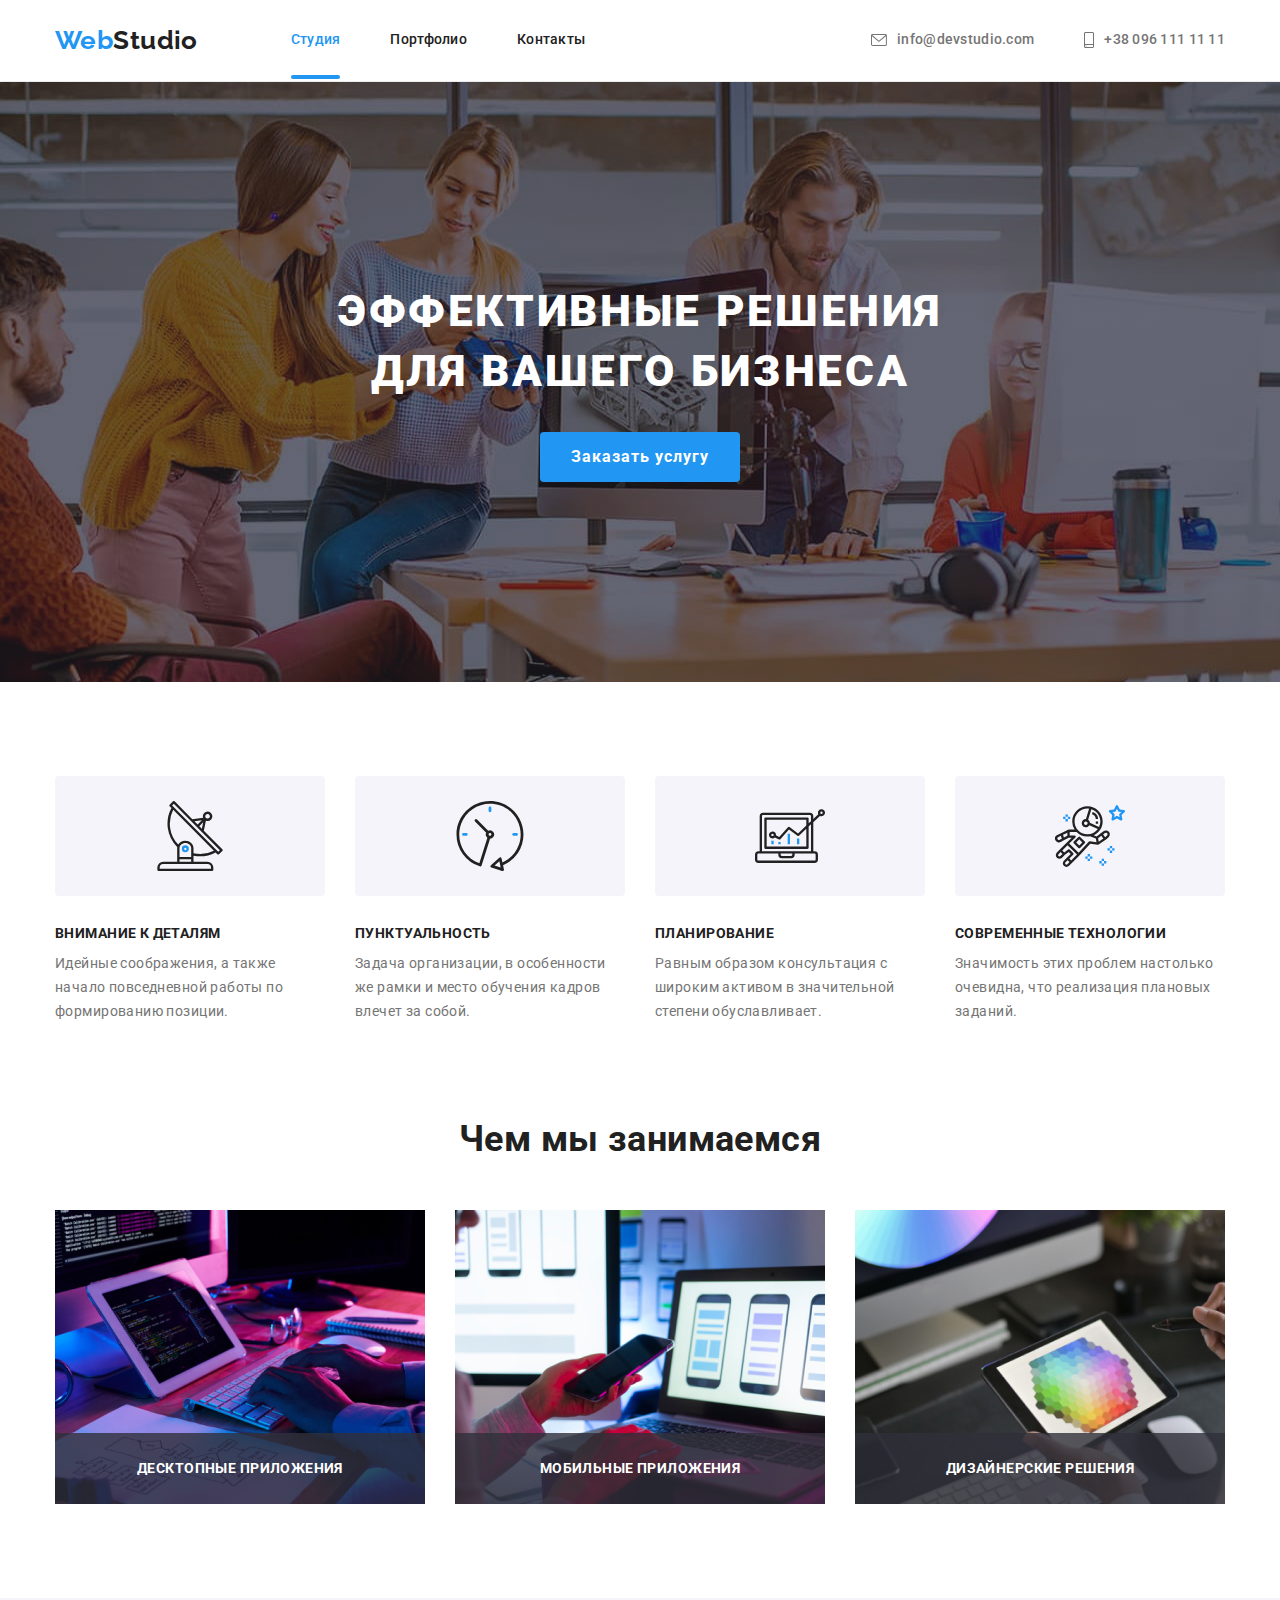
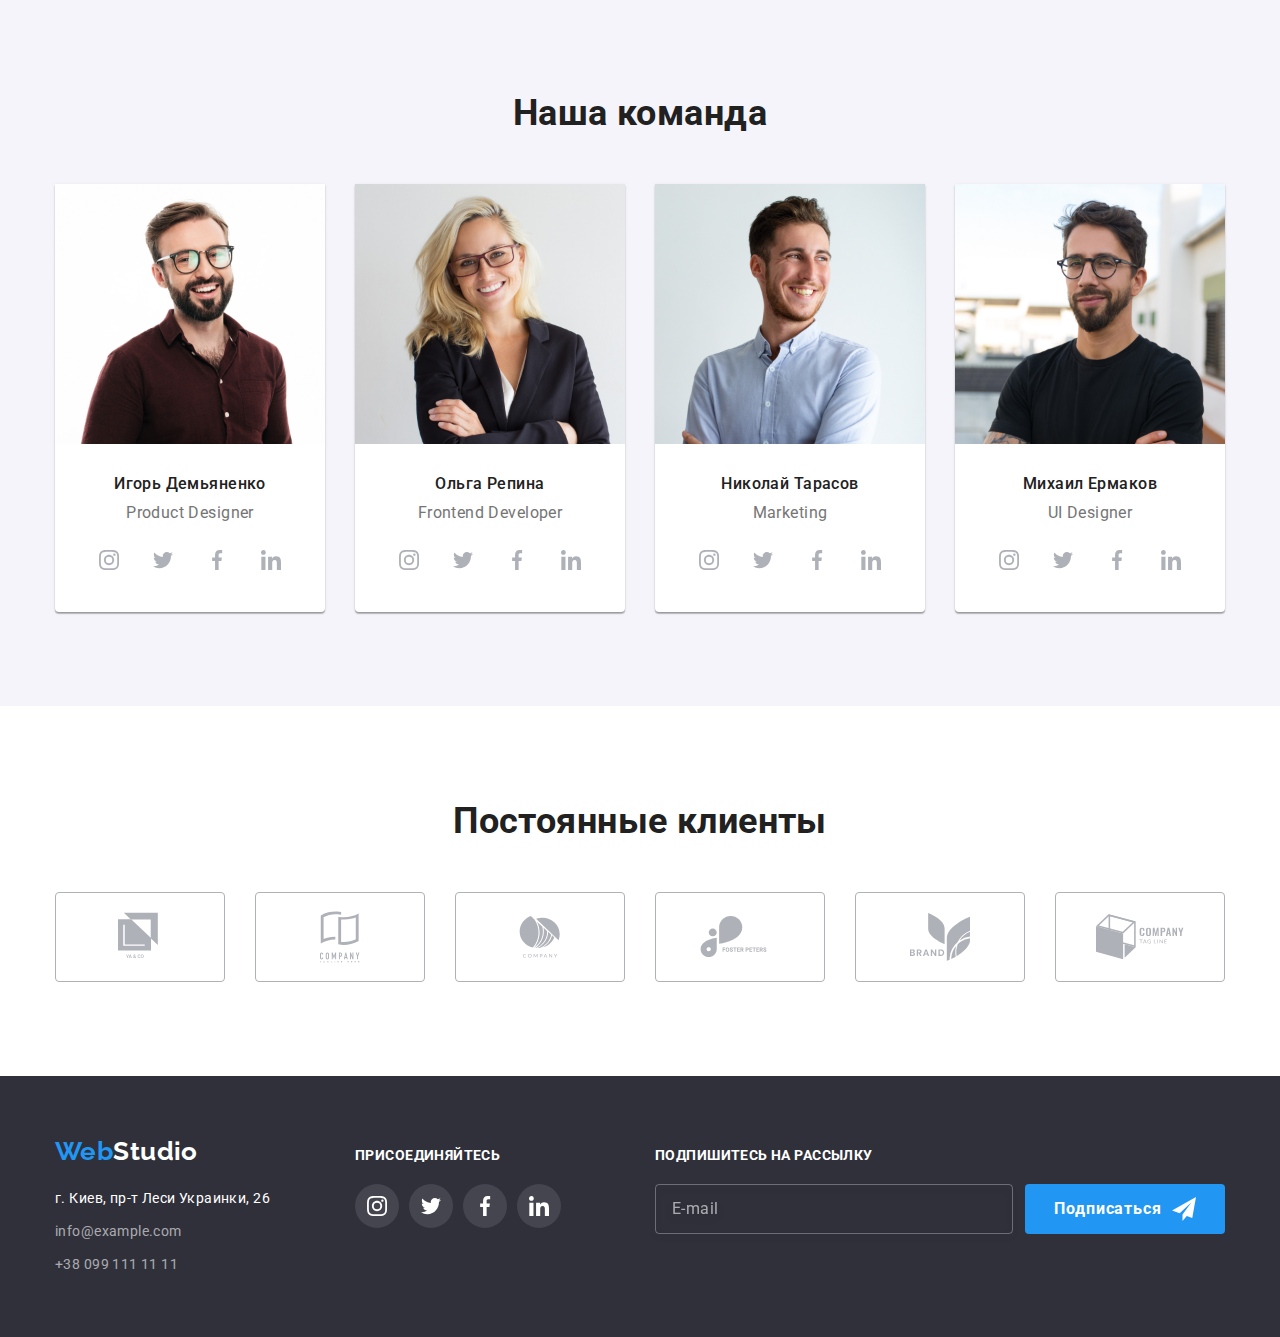
<file: index.html>
<!DOCTYPE html>
<html lang="ru">

<head>
  <meta charset="UTF-8">
  <meta name="viewport" content="width=device-width, initial-scale=1.0">
  <title>Студия</title>
  <link href="https://fonts.googleapis.com/css2?family=Raleway:wght@700&family=Roboto:wght@400;500;700;900&display=swap"
    rel="stylesheet">
  <link rel="stylesheet" href="https://cdnjs.cloudflare.com/ajax/libs/modern-normalize/1.0.0/modern-normalize.min.css">
  <link rel="stylesheet" href="./css/style.css">
</head>

<body>
  <!-- Header -->
  <header class="header">
    <div class="container">
      <nav class="nav">
        <a href="./index.html" class="logo link"><span>Web</span>Studio</a>
        <ul class="site-nav list">
          <li class="item"><a href="./index.html" class="link current">Студия</a></li>
          <li class="item"><a href="./portfolio.html" class="link">Портфолио</a></li>
          <li class="item"><a href="#contacts-section" class="link">Контакты</a></li>
        </ul>
      </nav>

      <ul class="contacts list">
        <li class="item">
          <a href="mailto:info@devstudio.com" class="contacts-link link">
            <svg class="icon" width="16" height="12">
              <use href="./image/sprite.svg#icon-envelope"></use>
            </svg>
            info&commat;devstudio.com</a></li>

        <li class="item">
          <a href="tel:+380961111111" class="contacts-link link">
            <svg class="icon" width="10" height="16">
              <use href="./image/sprite.svg#icon-smartphone"></use>
            </svg>
            +38 096 111 11 11</a></li>
      </ul>
    </div>
  </header>

  <!-- Main -->

  <main>
    <section class="hero">
      <div class="container">
        <h1 class="hero-title">Эффективные решения <br>
          для вашего бизнеса</h1>

        <button type="button" class="button" data-modal-open>Заказать услугу</button>
      </div>
    </section>

    <!-- Features -->
    <section class="section">
      <div class="container">

        <!-- Hidden title -->
        <h2 class="section-title visually-hidden">Преимущества</h2>

        <ul class="feature-list list">
          <li class="item">
            <div class="icon-box">
              <svg class="icon" width="70" height="70">
                <use href="./image/sprite.svg#icon-antenna"></use>
              </svg>
            </div>
            <h3 class="title">Внимание к деталям</h3>
            <p class="text">Идейные соображения, а также начало повседневной работы по формированию позиции.</p>
          </li>
          <li class="item">
            <div class="icon-box">
              <svg class="icon" width="70" height="70">
                <use href="./image/sprite.svg#icon-clock"></use>
              </svg>
            </div>
            <h3 class="title">Пунктуальность</h3>
            <p class="text">Задача организации, в особенности же рамки и место обучения кадров влечет за собой.</p>
          </li>
          <li class="item">
            <div class="icon-box">
              <svg class="icon" width="70" height="70">
                <use href="./image/sprite.svg#icon-diagram"></use>
              </svg>
            </div>
            <h3 class="title">Планирование</h3>
            <p class="text">Равным образом консультация с широким активом в значительной степени обуславливает.</p>
          </li>
          <li class="item">
            <div class="icon-box">
              <svg class="icon" width="70" height="70">
                <use href="./image/sprite.svg#icon-astronaut"></use>
              </svg>
            </div>
            <h3 class="title">Современные технологии</h3>
            <p class="text">Значимость этих проблем настолько очевидна, что реализация плановых заданий.</p>
          </li>
        </ul>
      </div>
    </section>

    <!-- What we do -->

    <section class="section padding-bottom">
      <div class="container">
        <h2 class="section-title">Чем мы занимаемся</h2>
        <ul class="work-list list">
          <li class="item">
            <div class="work-case">
              <img src="./image/img1.jpg" alt="Программист за работой" width="370" class="image">
              <p class="label">Десктопные приложения</p>
            </div>
          </li>

          <li class="item">
            <div class="work-case">
              <img src="./image/img2.jpg" alt="Программист разрабатывает приложения" width="370" class="image">
              <p class="label">Мобильные приложения</p>
            </div>
          </li>
          <li class="item">
            <div class="work-case">
              <img src="./image/img3.jpg" alt="Веб-дизайнер работает на планшете" width="370" class="image">
              <p class="label">Дизайнерские решения</p>
            </div>
          </li>
        </ul>
      </div>
    </section>

    <!-- Team -->

    <section class="section team">
      <div class="container">
        <h2 class="section-title">Наша команда</h2>
        <ul class="team-list list">
          <li class="item">
            <img class="image" src="./image/img4.jpg" alt="Бородатый мужчина в очках" width="270">
            <h3 class="title">Игорь Демьяненко</h3>
            <p class="position">Product Designer</p>
            <ul class="social-list list">
              <li class="social-item">
                <a href="#" class="social-link link">
                  <svg class="icon" width="20" height="20">
                    <use href="./image/sprite.svg#icon-instagram"></use>
                  </svg>
                </a>
              </li>
              <li class="social-item">
                <a href="#" class="social-link link">
                  <svg class="icon" width="20" height="20">
                    <use href="./image/sprite.svg#icon-twitter"></use>
                  </svg>
                </a>
              </li>
              <li class="social-item">
                <a href="#" class="social-link link">
                  <svg class="icon" width="20" height="20">
                    <use href="./image/sprite.svg#icon-facebook"></use>
                  </svg>
                </a>
              </li>
              <li class="social-item">
                <a href="#" class="social-link link">
                  <svg class="icon" width="20" height="20">
                    <use href="./image/sprite.svg#icon-linkedin"></use>
                  </svg>
                </a>
              </li>
            </ul>
          </li>
          <li class="item">
            <img class="image" src="./image/img5.jpg" alt="Девушка в очках и пиджаке улыбается" width="270">
            <h3 class="title">Ольга Репина</h3>
            <p class="position">Frontend Developer</p>
            <ul class="social-list list">
              <li class="social-item">
                <a href="#" class="social-link link">
                  <svg class="icon" width="20" height="20">
                    <use href="./image/sprite.svg#icon-instagram"></use>
                  </svg>
                </a>
              </li>
              <li class="social-item">
                <a href="#" class="social-link link">
                  <svg class="icon" width="20" height="20">
                    <use href="./image/sprite.svg#icon-twitter"></use>
                  </svg>
                </a>
              </li>
              <li class="social-item">
                <a href="#" class="social-link link">
                  <svg class="icon" width="20" height="20">
                    <use href="./image/sprite.svg#icon-facebook"></use>
                  </svg>
                </a>
              </li>
              <li class="social-item">
                <a href="#" class="social-link link">
                  <svg class="icon" width="20" height="20">
                    <use href="./image/sprite.svg#icon-linkedin"></use>
                  </svg>
                </a>
              </li>
            </ul>
          </li>
          <li class="item">
            <img class="image" src="./image/img6.jpg" alt="Улыбающийся ужчина в светлой рубашке" width="270">
            <h3 class="title">Николай Тарасов</h3>
            <p class="position">Marketing</p>
            <ul class="social-list list">
              <li class="social-item">
                <a href="#" class="social-link link">
                  <svg class="icon" width="20" height="20">
                    <use href="./image/sprite.svg#icon-instagram"></use>
                  </svg>
                </a>
              </li>
              <li class="social-item">
                <a href="#" class="social-link link">
                  <svg class="icon" width="20" height="20">
                    <use href="./image/sprite.svg#icon-twitter"></use>
                  </svg>
                </a>
              </li>
              <li class="social-item">
                <a href="#" class="social-link link">
                  <svg class="icon" width="20" height="20">
                    <use href="./image/sprite.svg#icon-facebook"></use>
                  </svg>
                </a>
              </li>
              <li class="social-item">
                <a href="#" class="social-link link">
                  <svg class="icon" width="20" height="20">
                    <use href="./image/sprite.svg#icon-linkedin"></use>
                  </svg>
                </a>
              </li>
            </ul>
          </li>
          <li class="item">
            <img class="image" src="./image/img7.jpg" alt="Бородатый мужчина в черной футюолке и очках" width="270">
            <h3 class="title">Михаил Ермаков</h3>
            <p class="position">UI Designer</p>
            <ul class="social-list list">
              <li class="social-item">
                <a href="#" class="social-link link">
                  <svg class="icon" width="20" height="20">
                    <use href="./image/sprite.svg#icon-instagram"></use>
                  </svg>
                </a>
              </li>
              <li class="social-item">
                <a href="#" class="social-link link">
                  <svg class="icon" width="20" height="20">
                    <use href="./image/sprite.svg#icon-twitter"></use>
                  </svg>
                </a>
              </li>
              <li class="social-item">
                <a href="#" class="social-link link">
                  <svg class="icon" width="20" height="20">
                    <use href="./image/sprite.svg#icon-facebook"></use>
                  </svg>
                </a>
              </li>
              <li class="social-item">
                <a href="#" class="social-link link">
                  <svg class="icon" width="20" height="20">
                    <use href="./image/sprite.svg#icon-linkedin"></use>
                  </svg>
                </a>
              </li>
            </ul>
          </li>
        </ul>
      </div>
    </section>

    <!-- Client's -->

    <section class="section clients">
      <div class="container">
        <h2 class="section-title">Постоянные клиенты</h2>

        <ul class="clients-list list">
          <li class="item">
            <a href="#" class="clients-link link">
              <svg class="icon" width="44" height="50">
                <use href="./image/sprite.svg#icon-ya"></use>
              </svg>
            </a>
          </li>
          <li class="item">
            <a href="#" class="clients-link link">
              <svg class="icon" width="40" height="52">
                <use href="./image/sprite.svg#icon-company"></use>
              </svg>
            </a>
          </li>
          <li class="item">
            <a href="#" class="clients-link link">
              <svg class="icon" width="42" height="42">
                <use href="./image/sprite.svg#icon-company2"></use>
              </svg>
            </a>
          </li>
          <li class="item">
            <a href="#" class="clients-link link">
              <svg class="icon" width="80" height="42">
                <use href="./image/sprite.svg#icon-foster"></use>
              </svg>
            </a>
          </li>
          <li class="item">
            <a href="#" class="clients-link link">
              <svg class="icon" width="60" height="48">
                <use href="./image/sprite.svg#icon-brand"></use>
              </svg>
            </a>
          </li>
          <li class="item">
            <a href="#" class="clients-link link">
              <svg class="icon" width="88" height="46">
                <use href="./image/sprite.svg#icon-company3"></use>
              </svg>
            </a>
          </li>
        </ul>
      </div>
    </section>
  </main>

  <!-- Footer -->

  <footer id="contacts-section" class="footer">
    <div class="container">
      <div class="logo-address">
        <a href="./index.html" class="logo link"><span>Web</span>Studio</a>

        <address class="address">
          <span class="map">г. Киев, пр-т Леси Украинки, 26</span>
          <ul class="list">
            <li class="item"><a href="mailto:info@example.com" class="link">info&commat;example.com</a></li>
            <li class="item"><a href="tel:+380991111111" class="link">+38 099 111 11 11</a></li>
          </ul>
        </address>
      </div>

      <div class="social">
        <b class="text">Присоединяйтесь</b>

        <ul class="social-list list">
          <li class="social-item">
            <a href="#" class="social-link footer-social link">
              <svg class="icon" width="20" height="20">
                <use href="./image/sprite.svg#icon-instagram"></use>
              </svg>
            </a>
          </li>
          <li class="social-item">
            <a href="#" class="social-link footer-social link">
              <svg class="icon" width="20" height="20">
                <use href="./image/sprite.svg#icon-twitter"></use>
              </svg>
            </a>
          </li>
          <li class="social-item">
            <a href="#" class="social-link footer-social link">
              <svg class="icon" width="20" height="20">
                <use href="./image/sprite.svg#icon-facebook"></use>
              </svg>
            </a>
          </li>
          <li class="social-item">
            <a href="#" class="social-link footer-social link">
              <svg class="icon" width="20" height="20">
                <use href="./image/sprite.svg#icon-linkedin"></use>
              </svg>
            </a>
          </li>
        </ul>
      </div>

      <form class="footer-form">
        <b class="text">Подпишитесь на рассылку</b>
        <div role="group" class="form-group">
          <input type="email" name="mail" placeholder="E-mail" class="input">
          <button type="submit" class="button send-button">Подписаться
            <svg class="icon">
              <use href="./image/sprite2.svg#icon-send"></use>
            </svg>
          </button>
        </div>
      </form>
    </div>
  </footer>

  <div class="backdrop is-hidden" data-modal>
    <div class="modal">
      <button type="button" class="close-btn" data-modal-close>
        <svg class="icon-close">
          <use href="./image/sprite2.svg#icon-close"></use>
        </svg>
      </button>

      <form class="form">
        <b class="form-title">Оставьте свои данные, мы вам перезвоним</b>

        <ul class="form-list list">

          <li class="item">
            <label class="form-field">
              <span class="form-label">Имя</span>
              <input type="text" name="name" class="input">
              <svg class="icon">
                <use href="./image/sprite2.svg#icon-name"></use>
              </svg>
            </label>
          </li>

          <li class="item">
            <label class="form-field">
              <span class="form-label">Телефон</span>
              <input type="tel" name="tel" class="input">
              <svg class="icon">
                <use href="./image/sprite2.svg#icon-tel"></use>
              </svg>
            </label>
          </li>

          <li class="form-field">
            <label class="form-field">
              <span class="form-label">Почта</span>
              <input type="email" class="input">
              <svg class="icon">
                <use href="./image/sprite2.svg#icon-mail"></use>
              </svg>
            </label>
          </li>
        </ul>

        <label class="form-field comment">
          <span class="form-label">Комментарий</span>
          <textarea name="comment" placeholder="Введите текст" class="textarea input"></textarea>
        </label>
        <label class="checkbox-field">
          <input type="checkbox" name="licence" value="licence" class="checkbox-input">
          <span class="checkbox-label">Соглашаюсь с рассылкой и принимаю &nbsp;
            <a href="#" class="licence-link">Условия договора</a>
          </span>
        </label>

        <button type="submit" class="button modal-button">Отправить</button>
      </form>
    </div>
  </div>

  <script src="./js/modal.js"></script>

</body>

</html>
</file>
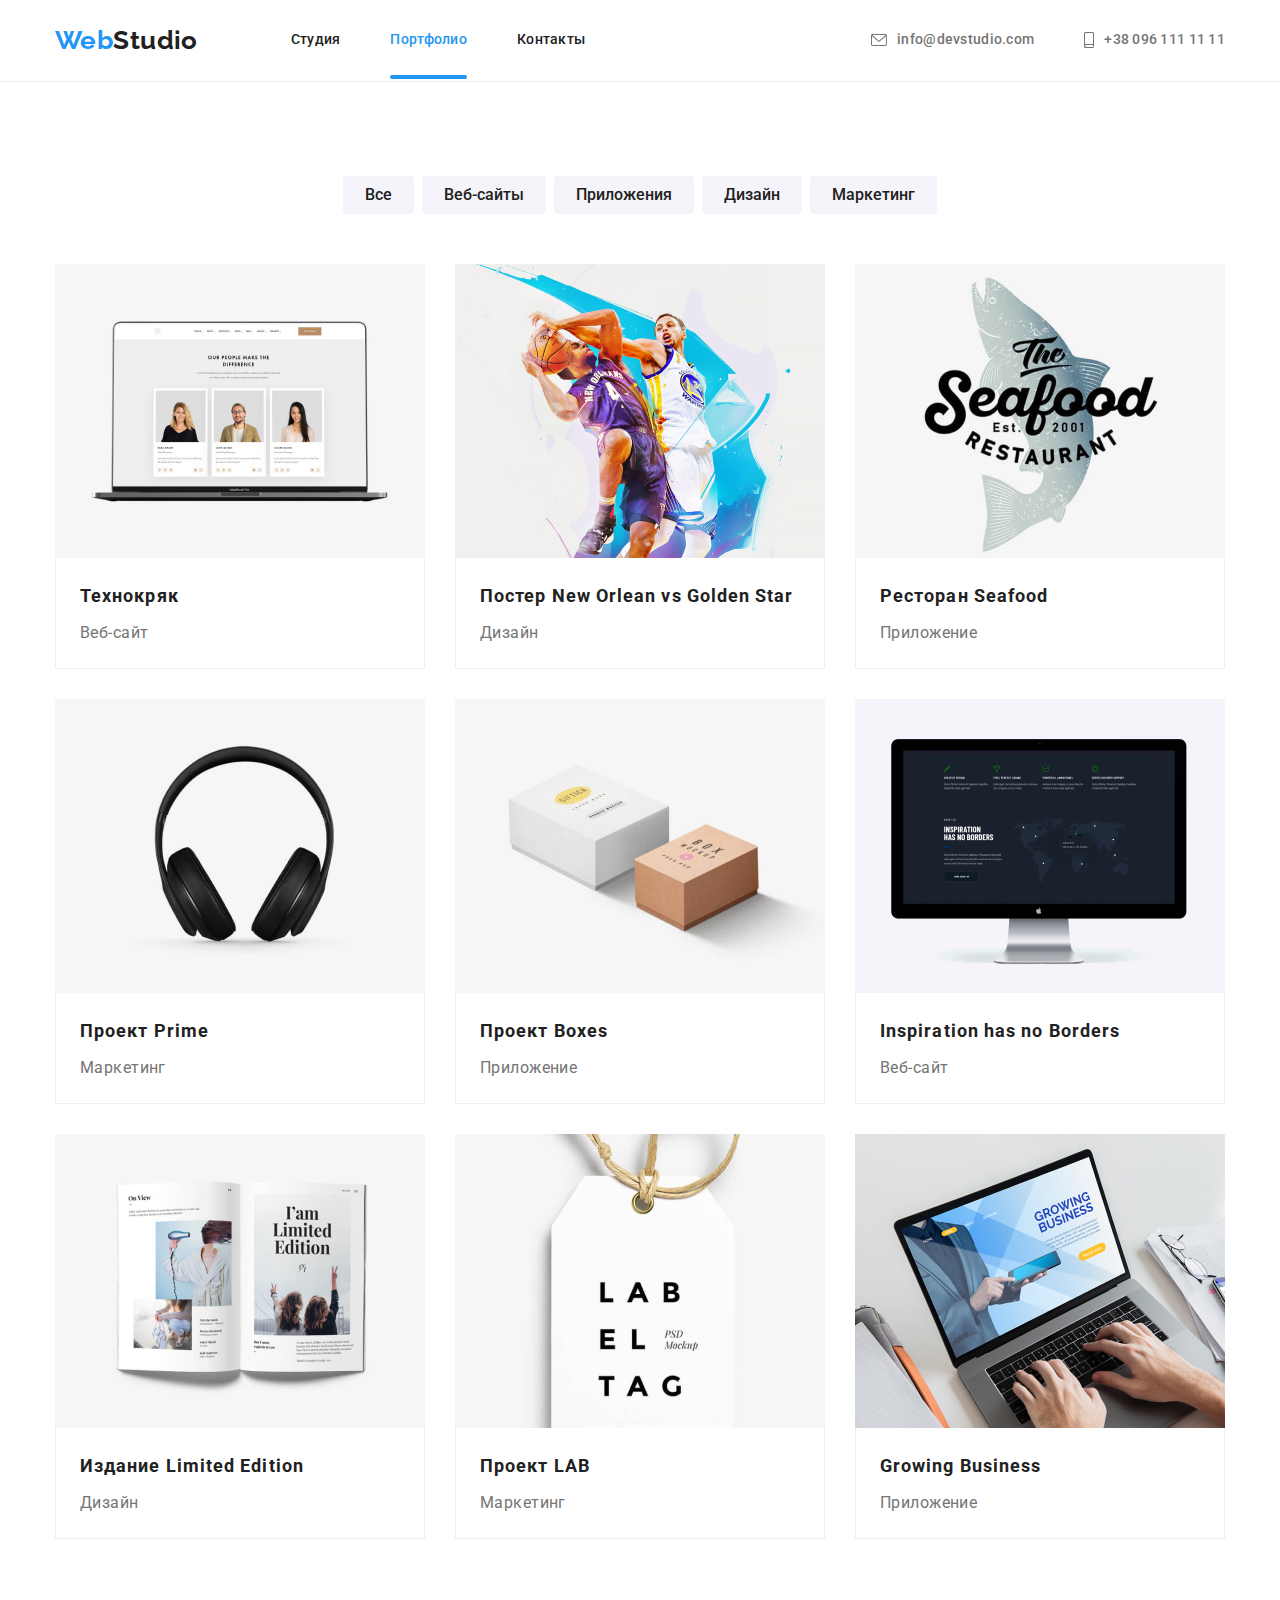
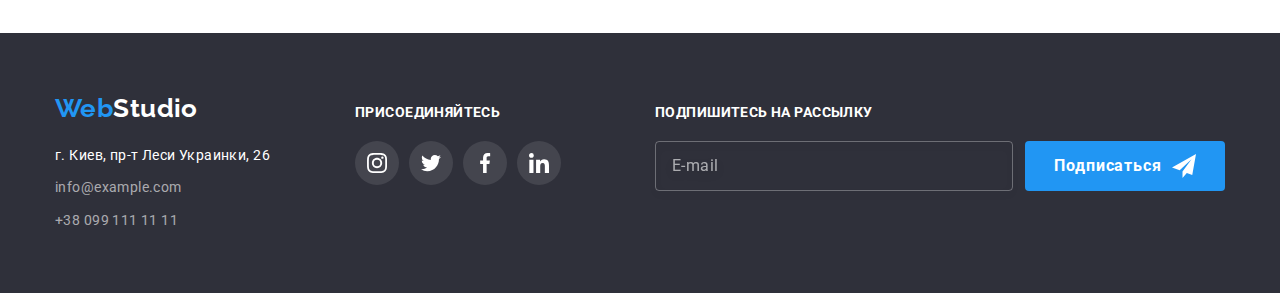
<file: portfolio.html>
<!DOCTYPE html>
<html lang="ru">

<head>
    <meta charset="UTF-8">
    <meta name="viewport" content="width=device-width, initial-scale=1.0">
    <title>Портфолио</title>
    <link
        href="https://fonts.googleapis.com/css2?family=Raleway:wght@700&family=Roboto:wght@400;500;700;900&display=swap"
        rel="stylesheet">
    <link rel="stylesheet"
        href="https://cdnjs.cloudflare.com/ajax/libs/modern-normalize/1.0.0/modern-normalize.min.css">
    <link rel="stylesheet" href="./css/style.css">
</head>

<body>
    <!-- Header -->
    <header class="header">
        <div class="container">
            <nav class="nav">
                <a href="./index.html" class="logo link"><span>Web</span>Studio</a>
                <ul class="site-nav list">
                    <li class="item"><a href="./index.html" class="link">Студия</a></li>
                    <li class="item"><a href="./portfolio.html" class="link current">Портфолио</a></li>
                    <li class="item"><a href="#contacts-section" class="link">Контакты</a></li>
                </ul>
            </nav>

            <ul class="contacts list">
                <li class="item"><a href="mailto:info@devstudio.com" class="contacts-link link">
                        <svg class="icon" width="16" height="12">
                            <use href="./image/sprite.svg#icon-envelope"></use>
                        </svg>
                        info&commat;devstudio.com</a></li>
                <li class="item"><a href="tel:+380961111111" class="contacts-link link">
                        <svg class="icon" width="10" height="16">
                            <use href="./image/sprite.svg#icon-smartphone"></use>
                        </svg>
                        +38 096 111 11 11</a></li>
            </ul>
        </div>
    </header>


    <main>
        <!--Portfolio-->
        <section class="section">
            <div class="container">

                <!--Hidden title-->
                <h1 class="section-title visually-hidden">Примеры работ</h1>

                <!--Filters-->
                <ul class="filter-list list">
                    <li class="item"><button type="button" class="filter-btn">Все</button></li>
                    <li class="item"><button type="button" class="filter-btn">Веб-сайты</button></li>
                    <li class="item"><button type="button" class="filter-btn">Приложения</button></li>
                    <li class="item"><button type="button" class="filter-btn">Дизайн</button></li>
                    <li class="item"><button type="button" class="filter-btn">Маркетинг</button></li>
                </ul>

                <!--Gallery-->
                <ul class="gallery-list list">
                    <li class="item">
                        <a href="#" class="link">
                            <div class="gallery-case">
                                <img class="image" src="./image/techno.jpg" alt="Ноутбук" width="370">
                                <div class="gallery-overlay">
                                    <p class="active-text">
                                        Технокряк это современная площадка распространения коронавируса.
                                        Компании используют эту платформу для цифрового
                                        шпионажа и атак на защищённые сервера конкурентов.
                                    </p>
                                </div>
                            </div>
                            <div class="card-content">
                                <h2 class="title">Технокряк</h2>
                                <p class="category">Веб-сайт</p>
                            </div>
                        </a>
                    </li>
                    <li class="item">
                        <a href="#" class="link">
                            <div class="gallery-case">
                                <img class="image" src="./image/basketball.jpg" alt="Игра в баскетболл" width="370">
                                <div class="gallery-overlay">
                                    <p class="active-text">
                                        Технокряк это современная площадка распространения коронавируса.
                                        Компании используют эту платформу для цифрового
                                        шпионажа и атак на защищённые сервера конкурентов.
                                    </p>
                                </div>
                            </div>
                            <div class="card-content">
                                <h2 class="title">Постер New Orlean vs Golden Star</h2>
                                <p class="category">Дизайн</p>
                            </div>
                        </a>
                    </li>
                    <li class="item">
                        <a href="#" class="link">
                            <div class="gallery-case">
                                <img class="image" src="./image/restaurant.jpg" alt="Ресторан Seafood" width="370">
                                <div class="gallery-overlay">
                                    <p class="active-text">
                                        Технокряк это современная площадка распространения коронавируса.
                                        Компании используют эту платформу для цифрового
                                        шпионажа и атак на защищённые сервера конкурентов.
                                    </p>
                                </div>
                            </div>
                            <div class="card-content">
                                <h2 class="title">Ресторан Seafood</h2>
                                <p class="category">Приложение</p>
                            </div>
                        </a>
                    </li>
                    <li class="item">
                        <a href="#" class="link">
                            <div class="gallery-case">
                                <img class="image" src="./image/prime.jpg" alt="Наушники" width="370">
                                <div class="gallery-overlay">
                                    <p class="active-text">
                                        Технокряк это современная площадка распространения коронавируса.
                                        Компании используют эту платформу для цифрового
                                        шпионажа и атак на защищённые сервера конкурентов.
                                    </p>
                                </div>
                            </div>
                            <div class="card-content">
                                <h2 class="title">Проект Prime</h2>
                                <p class="category">Маркетинг</p>
                            </div>
                        </a>
                    </li>
                    <li class="item">
                        <a href="#" class="link">
                            <div class="gallery-case">
                                <img class="image" src="./image/boxes.jpg" alt="Коробки" width="370">
                                <div class="gallery-overlay">
                                    <p class="active-text">
                                        Технокряк это современная площадка распространения коронавируса.
                                        Компании используют эту платформу для цифрового
                                        шпионажа и атак на защищённые сервера конкурентов.
                                    </p>
                                </div>
                            </div>
                            <div class="card-content">
                                <h2 class="title">Проект Boxes</h2>
                                <p class="category">Приложение</p>
                            </div>
                        </a>
                    </li>
                    <li class="item">
                        <a href="#" class="link">
                            <div class="gallery-case">
                                <img class="image" src="./image/inspiration.jpg" alt="iMac" width="370">
                                <div class="gallery-overlay">
                                    <p class="active-text">
                                        Технокряк это современная площадка распространения коронавируса.
                                        Компании используют эту платформу для цифрового
                                        шпионажа и атак на защищённые сервера конкурентов.
                                    </p>
                                </div>
                            </div>
                            <div class="card-content">
                                <h2 class="title">Inspiration has no Borders</h2>
                                <p class="category">Веб-сайт</p>
                            </div>
                        </a>
                    </li>
                    <li class="item">
                        <a href="#" class="link">
                            <div class="gallery-case">
                                <img class="image" src="./image/limited.jpg" alt="Журнал" width="370">
                                <div class="gallery-overlay">
                                    <p class="active-text">
                                        Технокряк это современная площадка распространения коронавируса.
                                        Компании используют эту платформу для цифрового
                                        шпионажа и атак на защищённые сервера конкурентов.
                                    </p>
                                </div>
                            </div>
                            <div class="card-content">
                                <h2 class="title">Издание Limited Edition</h2>
                                <p class="category">Дизайн</p>
                            </div>
                        </a>
                    </li>
                    <li class="item">
                        <a href="#" class="link">
                            <div class="gallery-case">
                                <img class="image" src="./image/lab.jpg" alt="Бирка компании" width="370">
                                <div class="gallery-overlay">
                                    <p class="active-text">
                                        Технокряк это современная площадка распространения коронавируса.
                                        Компании используют эту платформу для цифрового
                                        шпионажа и атак на защищённые сервера конкурентов.
                                    </p>
                                </div>
                            </div>
                            <div class="card-content">
                                <h2 class="title">Проект LAB</h2>
                                <p class="category">Маркетинг</p>
                            </div>
                        </a>
                    </li>
                    <li class="item">
                        <a href="#" class="link">
                            <div class="gallery-case">
                                <img class="image" src="./image/growing.jpg" alt="Ноутбук" width="370">
                                <div class="gallery-overlay">
                                    <p class="active-text">
                                        Технокряк это современная площадка распространения коронавируса.
                                        Компании используют эту платформу для цифрового
                                        шпионажа и атак на защищённые сервера конкурентов.
                                    </p>
                                </div>
                            </div>
                            <div class="card-content">
                                <h2 class="title">Growing Business</h2>
                                <p class="category">Приложение</p>
                            </div>
                        </a>
                    </li>
                </ul>
            </div>
        </section>
    </main>

    <!-- Footer -->
    <footer id="contacts-section" class="footer">
        <div class="container">
            <div class="logo-address">
                <a href="./index.html" class="logo link"><span>Web</span>Studio</a>

                <address class="address">
                    <span class="map"> г. Киев, пр-т Леси Украинки, 26</span>
                    <ul class="list">
                        <li class="item"><a href="mailto:info@example.com" class="link">info&commat;example.com</a></li>
                        <li class="item"><a href="tel:+380991111111" class="link">+38 099 111 11 11</a></li>
                    </ul>
                </address>
            </div>
            <div class="social">
                <b class="text">Присоединяйтесь</b>

                <ul class="social-list list">
                    <li class="social-item">
                        <a href="#" class="social-link footer-social link">
                            <svg class="icon" width="20" height="20">
                                <use href="./image/sprite.svg#icon-instagram"></use>
                            </svg>
                        </a>
                    </li>
                    <li class="social-item">
                        <a href="#" class="social-link footer-social link">
                            <svg class="icon" width="20" height="20">
                                <use href="./image/sprite.svg#icon-twitter"></use>
                            </svg>
                        </a>
                    </li>
                    <li class="social-item">
                        <a href="#" class="social-link footer-social link">
                            <svg class="icon" width="20" height="20">
                                <use href="./image/sprite.svg#icon-facebook"></use>
                            </svg>
                        </a>
                    </li>
                    <li class="social-item">
                        <a href="#" class="social-link footer-social link">
                            <svg class="icon" width="20" height="20">
                                <use href="./image/sprite.svg#icon-linkedin"></use>
                            </svg>
                        </a>
                    </li>
                </ul>
            </div>
            <form class="footer-form">
                <b class="text">Подпишитесь на рассылку</b>
                <div role="group" class="form-group">
                    <input type="email" name="mail" placeholder="E-mail" class="input">
                    <button type="submit" class="button send-button">Подписаться
                        <svg class="icon">
                            <use href="./image/sprite2.svg#icon-send"></use>
                        </svg>
                    </button>
                </div>
            </form>
        </div>
    </footer>
</body>

</html>
</file>
<file: css/style.css>
/* Цвет основного текста #757575  */
/* Цвет заголовков #212121  */
/* Основной белый #ffffff */
/* Вторичный белый rgba(255, 255, 255, 0.6)  */
/* Акцент #2196f3 */
/* Тёмный фон #2f303a */
/* Серый фон #f5f4fa */
/* Заливка иконок #afb1b8 */

:root {
  --primary-text-color: #757575;
  --title-text-color: #212121;
  --accent-color: #2196f3;

  --primary-white-color: #ffffff;
  --secondary-white-color: rgba(255, 255, 255, 0.6);

  --primary-bg-color: #ffffff;
  --dark-bg-color: #2f303a;
  --light-bg-color: #f5f4fa;

  --icon-fill-color: #afb1b8;
}

body {
  font-family: "Roboto", sans-serif;
  letter-spacing: 0.03em;
  font-size: 14px;
  line-height: 1.14;

  background-color: var(--primary-bg-color);
  color: var(--primary-text-color);
}

.list {
  margin: 0;
  padding: 0;
  list-style: none;
}

.link {
  text-decoration: none;
}

.visually-hidden {
  position: absolute !important;
  clip: rect(1px 1px 1px 1px);
  clip: rect(1px, 1px, 1px, 1px);
  padding: 0 !important;
  border: 0 !important;
  height: 1px !important;
  width: 1px !important;
  overflow: hidden;
}

.container {
  width: 1200px;
  padding-left: 15px;
  padding-right: 15px;
  margin-left: auto;
  margin-right: auto;
}

/* Header */

.header {
  padding-top: 25px;
  padding-bottom: 25px;
  border-bottom: 1px solid #ececec;
}

/* Nav */

.header .container {
  display: flex;
  align-items: center;
}

.nav {
  display: flex;
  align-items: center;
}

/* Logo */

.logo {
  font-family: "Raleway", sans-serif;
  font-weight: 700;
  font-size: 26px;
  line-height: 1.19;

  color: var(--title-text-color);
}

.logo span {
  color: var(--accent-color);
}

/* Site nav */

.site-nav {
  display: flex;
  margin-left: 93px;
}

.site-nav .item:not(:last-child) {
  margin-right: 50px;
}

.site-nav .link {
  padding-top: 32px;
  padding-bottom: 32px;
  font-weight: 500;
  letter-spacing: 0.02em;

  color: var(--title-text-color);
  transition: color 250ms cubic-bezier(0.4, 0, 0.2, 1);
}

.site-nav .link:hover,
.site-nav .link:focus {
  color: var(--accent-color);
}

.site-nav .current {
  position: relative;
  color: var(--accent-color);
}

.site-nav .current::after {
  position: absolute;
  display: block;
  left: 0;
  bottom: 0;
  width: 100%;
  height: 4px;
  border-radius: 2px;
  content: "";
  background-color: var(--accent-color);
}

/* Contacts */

.contacts {
  display: flex;
  margin-left: auto;
}

.contacts .item:not(:last-child) {
  margin-right: 50px;
}

.contacts .link {
  display: flex;
  align-items: center;
  font-weight: 500;
  letter-spacing: 0.02em;

  color: var(--primary-text-color);

  transition: color 250ms cubic-bezier(0.4, 0, 0.2, 1);
}

.contacts .icon {
  margin-right: 10px;
  fill: currentColor;
}

.contacts-link:hover,
.contacts-link:focus {
  color: var(--accent-color);
}

/* Main */

/* Hero */

.hero {
  display: flex;
  align-items: center;
  max-width: 1600px;
  height: 600px;
  margin-left: auto;
  margin-right: auto;
  text-align: center;

  background-color: var(--dark-bg-color);

  background-image: linear-gradient(
      to right,
      rgba(47, 48, 58, 0.4),
      rgba(47, 48, 58, 0.4)
    ),
    url(../image/header\ img.jpg);
  background-size: cover;
  background-position: center;
  background-repeat: no-repeat;
}

.hero-title {
  margin-top: 0;
  margin-bottom: 30px;
  font-weight: 900;
  font-size: 44px;
  line-height: 1.36;
  letter-spacing: 0.06em;
  text-transform: uppercase;

  color: var(--primary-white-color);
}

/* Button */

.button {
  display: inline-block;
  min-width: 200px;
  padding-top: 10px;
  padding-bottom: 10px;
  border-radius: 4px;
  border: 0;
  font-weight: 700;
  font-size: 16px;
  line-height: 1.88;
  letter-spacing: 0.06em;

  color: var(--primary-white-color);
  background-color: var(--accent-color);

  cursor: pointer;
  transition: background-color 250ms cubic-bezier(0.4, 0, 0.2, 1),
    color 250ms cubic-bezier(0.4, 0, 0.2, 1);
}

.button:hover,
.button:focus {
  color: var(--accent-color);
  background-color: var(--primary-white-color);
}

/* Section */

.section {
  padding-top: 94px;
  padding-bottom: 94px;
}

.section.padding-bottom {
  padding-top: 0;
}

.section-title {
  margin-top: 0;
  margin-bottom: 50px;

  font-weight: 700;
  font-size: 36px;
  line-height: 1.17;
  text-align: center;

  color: var(--title-text-color);
}

/* Features */

.feature-list {
  display: flex;
  flex-wrap: wrap;
}

.feature-list .item {
  width: 270px;
  margin-right: 30px;
  margin-bottom: 30px;
}

.feature-list .item:nth-child(4n) {
  margin-right: 0;
}

.feature-list .item:nth-last-child(-n + 4) {
  margin-bottom: 0;
}

.feature-list .icon-box {
  display: flex;
  justify-content: center;
  align-items: center;
  height: 120px;
  margin-bottom: 30px;
  border-radius: 4px;
  background-color: var(--light-bg-color);
}

.feature-list .title {
  margin-top: 0;
  margin-bottom: 10px;

  font-size: 14px;
  font-weight: 700;
  text-transform: uppercase;

  color: var(--title-text-color);
}

.feature-list .text {
  margin-top: 0;
  margin-bottom: 0;
  line-height: 1.71;
}

/* What we do */

.work-list {
  display: flex;
  flex-wrap: wrap;
}

.work-list .item {
  position: relative;
  width: 370px;
  margin-right: 30px;
  margin-bottom: 30px;
}

.work-list .item:nth-child(3n) {
  margin-right: 0;
}

.work-list .item:nth-last-child(-n + 3) {
  margin-bottom: 0;
}

.work-list .image {
  display: block;
}

.work-case {
  position: relative;
}

.work-case .label {
  position: absolute;
  left: 0;
  bottom: 0;
  width: 100%;
  margin: 0;
  padding: 27px;
  text-align: center;
  text-transform: uppercase;
  font-weight: 700;
  line-height: 1.17;

  color: var(--primary-white-color);
  background-color: rgba(47, 48, 58, 0.8);
}

/* Team */

.section.team {
  background-color: var(--light-bg-color);
}

.team-list {
  display: flex;
  flex-wrap: wrap;
}

.team-list .item {
  width: 270px;
  padding-bottom: 30px;
  margin-right: 30px;
  margin-bottom: 30px;
  box-shadow: 0px 1px 3px rgba(0, 0, 0, 0.12), 0px 1px 1px rgba(0, 0, 0, 0.14),
    0px 2px 1px rgba(0, 0, 0, 0.2);
  border-bottom-left-radius: 4px;
  border-bottom-right-radius: 4px;

  background-color: var(--primary-bg-color);
}

.team-list .item:nth-child(4n) {
  margin-right: 0;
}

.team-list .item:nth-last-child(-n + 4) {
  margin-bottom: 0;
}

.team-list .image {
  display: block;
  margin-bottom: 30px;
}

.team-list .title {
  margin-top: 0;
  margin-bottom: 10px;

  font-weight: 500;
  font-size: 16px;
  line-height: 1.19;
  text-align: center;

  color: var(--title-text-color);
}

.team-list .position {
  margin-top: 0;
  margin-bottom: 16px;

  font-size: 16px;
  line-height: 1.19;
  text-align: center;
}

.social-list {
  display: flex;
  justify-content: center;
}

.social-item:not(:last-child) {
  margin-right: 10px;
}

.social-link {
  display: flex;
  align-items: center;
  justify-content: center;
  width: 44px;
  height: 44px;
  border-radius: 50%;

  color: var(--icon-fill-color);
  transition: background-color 250ms cubic-bezier(0.4, 0, 0.2, 1),
    color 250ms cubic-bezier(0.4, 0, 0.2, 1);
}

.social-link .icon {
  fill: currentColor;
}

.social-link:hover,
.social-link:focus {
  background-color: var(--accent-color);
  color: var(--primary-white-color);
}

/* Client's */

.clients-list {
  display: flex;
  flex-wrap: wrap;
}

.clients-list .item {
  margin-right: 30px;
  margin-bottom: 30px;
}

.clients-list .item:nth-child(6n) {
  margin-right: 0;
}

.clients-list .item:nth-last-child(-n + 6) {
  margin-bottom: 0;
}

.clients-link {
  display: flex;
  align-items: center;
  justify-content: center;
  width: 170px;
  height: 90px;
  border: 1px solid var(--icon-fill-color);
  border-radius: 4px;

  color: var(--icon-fill-color);
  transition: border-color 250ms cubic-bezier(0.4, 0, 0.2, 1),
    color 250ms cubic-bezier(0.4, 0, 0.2, 1);
}

.clients-link .icon {
  fill: currentColor;
}

.clients-link:hover,
.clients-link:focus {
  border-color: var(--accent-color);
  color: var(--accent-color);
}

/* Footer */

.footer {
  padding-top: 60px;
  padding-bottom: 60px;

  background-color: var(--dark-bg-color);
}

.footer .container {
  display: flex;
  align-items: baseline;
}

.logo-address {
  width: 270px;
  margin-right: 30px;
}

.footer .logo {
  display: block;
  margin-bottom: 20px;

  color: var(--primary-white-color);
}

.address {
  font-style: normal;
  line-height: 1.71;

  color: var(--primary-white-color);
}

.map {
  display: block;
  margin-bottom: 9px;
}

.address .item {
  margin-bottom: 9px;
}

.address .item:last-child {
  margin-bottom: 0;
}

.address .link {
  color: var(--secondary-white-color);
  transition: color 250ms cubic-bezier(0.4, 0, 0.2, 1);
}

.address .link:hover,
.address .link:focus {
  color: var(--accent-color);
}

.footer .social {
  display: flex;
  flex-direction: column;
  align-items: flex-start;

  width: 270px;
  margin-right: 30px;
}

.social .text {
  display: block;
  margin-bottom: 20px;
  text-transform: uppercase;

  color: var(--primary-white-color);
}

.footer-social {
  background-color: rgba(255, 255, 255, 0.1);
}

.footer-social .icon {
  fill: var(--primary-bg-color);
}

.footer-form {
  width: 570px;
}

.footer-form .text {
  display: inline-block;
  margin-bottom: 20px;
  text-transform: uppercase;

  color: var(--primary-white-color);
}

.form-group {
  display: flex;
}

.footer-form .input {
  width: 100%;
  height: 50px;
  margin-right: 12px;
  padding: 15px 16px;
  border-radius: 4px;

  color: var(--secondary-white-color);
  background-color: transparent;
  border: 1px solid rgba(255, 255, 255, 0.3);

  filter: drop-shadow(0px 4px 4px rgba(0, 0, 0, 0.15));
}

.footer-form input::placeholder {
  font-size: 16px;
  line-height: 1.25;
  letter-spacing: 00.03em;

  color: var(--secondary-white-color);
}

.send-button {
  display: inline-flex;
  justify-content: center;
  align-items: center;
}

.send-button .icon {
  margin-left: 10px;
  width: 24px;
  height: 24px;
  fill: currentColor;
}

/* Portfolio styles */

.filter-list {
  display: flex;
  justify-content: center;
  margin-bottom: 50px;
}

.filter-list .item {
  margin-right: 8px;
}

.filter-list .item:last-child {
  margin-right: 0;
}

.filter-btn {
  padding: 6px 22px;
  border: 0;
  border-radius: 4px;

  font-family: inherit;
  font-weight: 500;
  font-size: 16px;
  line-height: 1.62;

  color: var(--title-text-color);
  background-color: var(--light-bg-color);
  transition: background-color 250ms cubic-bezier(0.4, 0, 0.2, 1),
    color 250ms cubic-bezier(0.4, 0, 0.2, 1),
    box-shadow 250ms cubic-bezier(0.4, 0, 0.2, 1);
}

.filter-btn:hover,
.filter-btn:focus {
  box-shadow: 0px 3px 1px rgba(0, 0, 0, 0.1), 0px 1px 2px rgba(0, 0, 0, 0.08),
    0px 2px 2px rgba(0, 0, 0, 0.12);

  color: var(--primary-white-color);
  background-color: var(--accent-color);
}

.gallery-list {
  display: flex;
  flex-wrap: wrap;
}

.gallery-list .item {
  width: 370px;
  margin-right: 30px;
  margin-bottom: 30px;

  transition: box-shadow 250ms cubic-bezier(0.4, 0, 0.2, 1);
}

.gallery-list .item:nth-last-child(-n + 3) {
  margin-bottom: 0;
}

.gallery-list .item:nth-child(3n) {
  margin-right: 0;
}

.gallery-list .item:hover,
.gallery-list .item:focus-within {
  box-shadow: 0px 1px 1px rgba(0, 0, 0, 0.12), 0px 4px 4px rgba(0, 0, 0, 0.06),
    1px 4px 6px rgba(0, 0, 0, 0.16);
}

.gallery-list .link {
  color: var(--primary-text-color);
}

.card-content {
  padding: 20px 24px;
  border-left: 1px solid #eeeeee;
  border-right: 1px solid #eeeeee;
  border-bottom: 1px solid #eeeeee;
}

.gallery-list .image {
  display: block;
}

.gallery-list .title {
  margin-top: 0;
  margin-bottom: 4px;

  font-weight: 700;
  font-size: 18px;
  line-height: 2;
  letter-spacing: 0.06em;

  color: var(--title-text-color);
}

.gallery-list .category {
  margin-top: 0;
  margin-bottom: 0;

  font-size: 16px;
  line-height: 1.87;
}

.gallery-case {
  position: relative;
  overflow: hidden;
}

.gallery-overlay {
  position: absolute;
  display: flex;
  align-items: center;
  top: 0;
  left: 0;
  width: 100%;
  height: 100%;
  transform: translateY(100%);
  background-color: rgba(33, 150, 243, 0.9);

  transition: transform 250ms cubic-bezier(0.4, 0, 0.2, 1);
}

.active-text {
  margin: 0;
  padding-left: 24px;
  padding-right: 24px;
  font-size: 18px;
  line-height: 1.56;

  color: var(--primary-white-color);
}

.gallery-case:hover .gallery-overlay,
.gallery-list .item:focus-within .gallery-overlay {
  transform: translateY(0);
}

/* Modal */

.backdrop {
  position: fixed;
  top: 0;
  left: 0;
  width: 100%;
  height: 100%;

  background-color: rgba(0, 0, 0, 0.2);

  opacity: 1;
  transition: opacity 250ms cubic-bezier(0.4, 0, 0.2, 1);
}

.backdrop.is-hidden {
  opacity: 0;
  pointer-events: none;
}

.modal {
  position: absolute;
  left: 50%;
  top: 50%;
  transform: translate(-50%, -50%) scale(1);
  min-width: 528px;
  min-height: 580px;
  padding: 40px;
  border-radius: 4px;

  background-color: var(--primary-bg-color);
  box-shadow: 0px 1px 3px rgba(0, 0, 0, 0.12), 0px 1px 1px rgba(0, 0, 0, 0.14),
    0px 2px 1px rgba(0, 0, 0, 0.2);

  transition: transform 250ms cubic-bezier(0.4, 0, 0.2, 1);
}

.backdrop.is-hidden .modal {
  transform: translate(-50%, -50%) scale(0.9);
}

.close-btn {
  position: absolute;
  top: 8px;
  right: 8px;
  z-index: 3;

  padding: 10px;

  border-radius: 50%;
  border: 1px solid rgba(0, 0, 0, 0.1);

  background-color: transparent;
}

.icon-close {
  display: block;
  width: 11px;
  height: 11px;

  transition: fill 250ms cubic-bezier(0.4, 0, 0.2, 1);
}

.close-btn:hover .icon-close,
.close-btn:focus .icon-close {
  fill: var(--accent-color);
}

.form {
  display: flex;
  flex-direction: column;
  align-items: center;
  width: 448px;
}

.form-title {
  margin-bottom: 12px;

  font-size: 20px;
  line-height: 1.15;
  letter-spacing: 0.03em;

  color: var(--title-text-color);
}

.form-list {
  width: 100%;
  margin-bottom: 10px;
}

.form-field {
  position: relative;
  display: flex;
  flex-direction: column;
}

.form-list .item {
  margin-bottom: 10px;
}

.form-list .item:last-child {
  margin-bottom: 0;
}

.form-label {
  margin-bottom: 4px;

  font-size: 12px;
  line-height: 1.17;
  letter-spacing: 0.01em;

  color: var(--primary-text-color);
}

.form-field .input {
  padding-top: 11px;
  padding-bottom: 11px;
  padding-left: 42px;
  padding-right: 12px;
  border: 1px solid rgba(33, 33, 33, 0.2);
  border-radius: 4px;

  transition: border-color 250ms cubic-bezier(0.4, 0, 0.2, 1);
}

.form-field .input:hover,
.form-field .input:focus {
  border-color: var(--accent-color);
}

.form-field .input + .icon {
  position: absolute;
  bottom: 11px;
  left: 12px;
  width: 18px;
  height: 18px;

  transition: fill 250ms cubic-bezier(0.4, 0, 0.2, 1);
}

.form-field .input:hover + .icon,
.form-field .input:focus + .icon {
  fill: var(--accent-color);
}

.comment {
  width: 100%;
  margin-bottom: 20px;
}

.textarea.input {
  height: 120px;
  padding: 12px 16px;
  resize: none;
}

.textarea::placeholder {
  font-size: 12px;
  line-height: 1.17;
  letter-spacing: 0.01em;

  color: rgba(117, 117, 117, 0.5);
}

.checkbox-field {
  margin-bottom: 30px;
}

.checkbox-label {
  display: flex;
  align-items: center;

  line-height: 1.714;
}

.checkbox-input {
  position: absolute;
  width: 1px;
  height: 1px;
  margin: -1px;
  padding: 0;
  overflow: hidden;
  border: 0;
  clip: rect(0 0 0 0);
}

.checkbox-label::before {
  content: '';
  display: inline-block;
  width: 16px;
  height: 15px;
  border: 2px solid var(--title-text-color);
  border-radius: 2px;
  margin-right: 8px;

  transition: background-color 250ms cubic-bezier(0.4, 0, 0.2, 1),
    border-color 250ms cubic-bezier(0.4, 0, 0.2, 1);
}

.checkbox-input:checked + .checkbox-label::before {
  background-color: var(--accent-color);
  background-image: url(../image/ok.svg);
  background-position: center;
  background-size: contain;
  background-origin: border-box;
  border-color: var(--accent-color);
}

.checkbox-input:focus + .checkbox-label::before {
  border-color: var(--accent-color);
}

.license-link {
  color: var(--accent-color);
}

.modal-button:hover,
.modal-button:focus {
  color: var(--primary-white-color);
  background-color: var(--accent-color);
</file>
